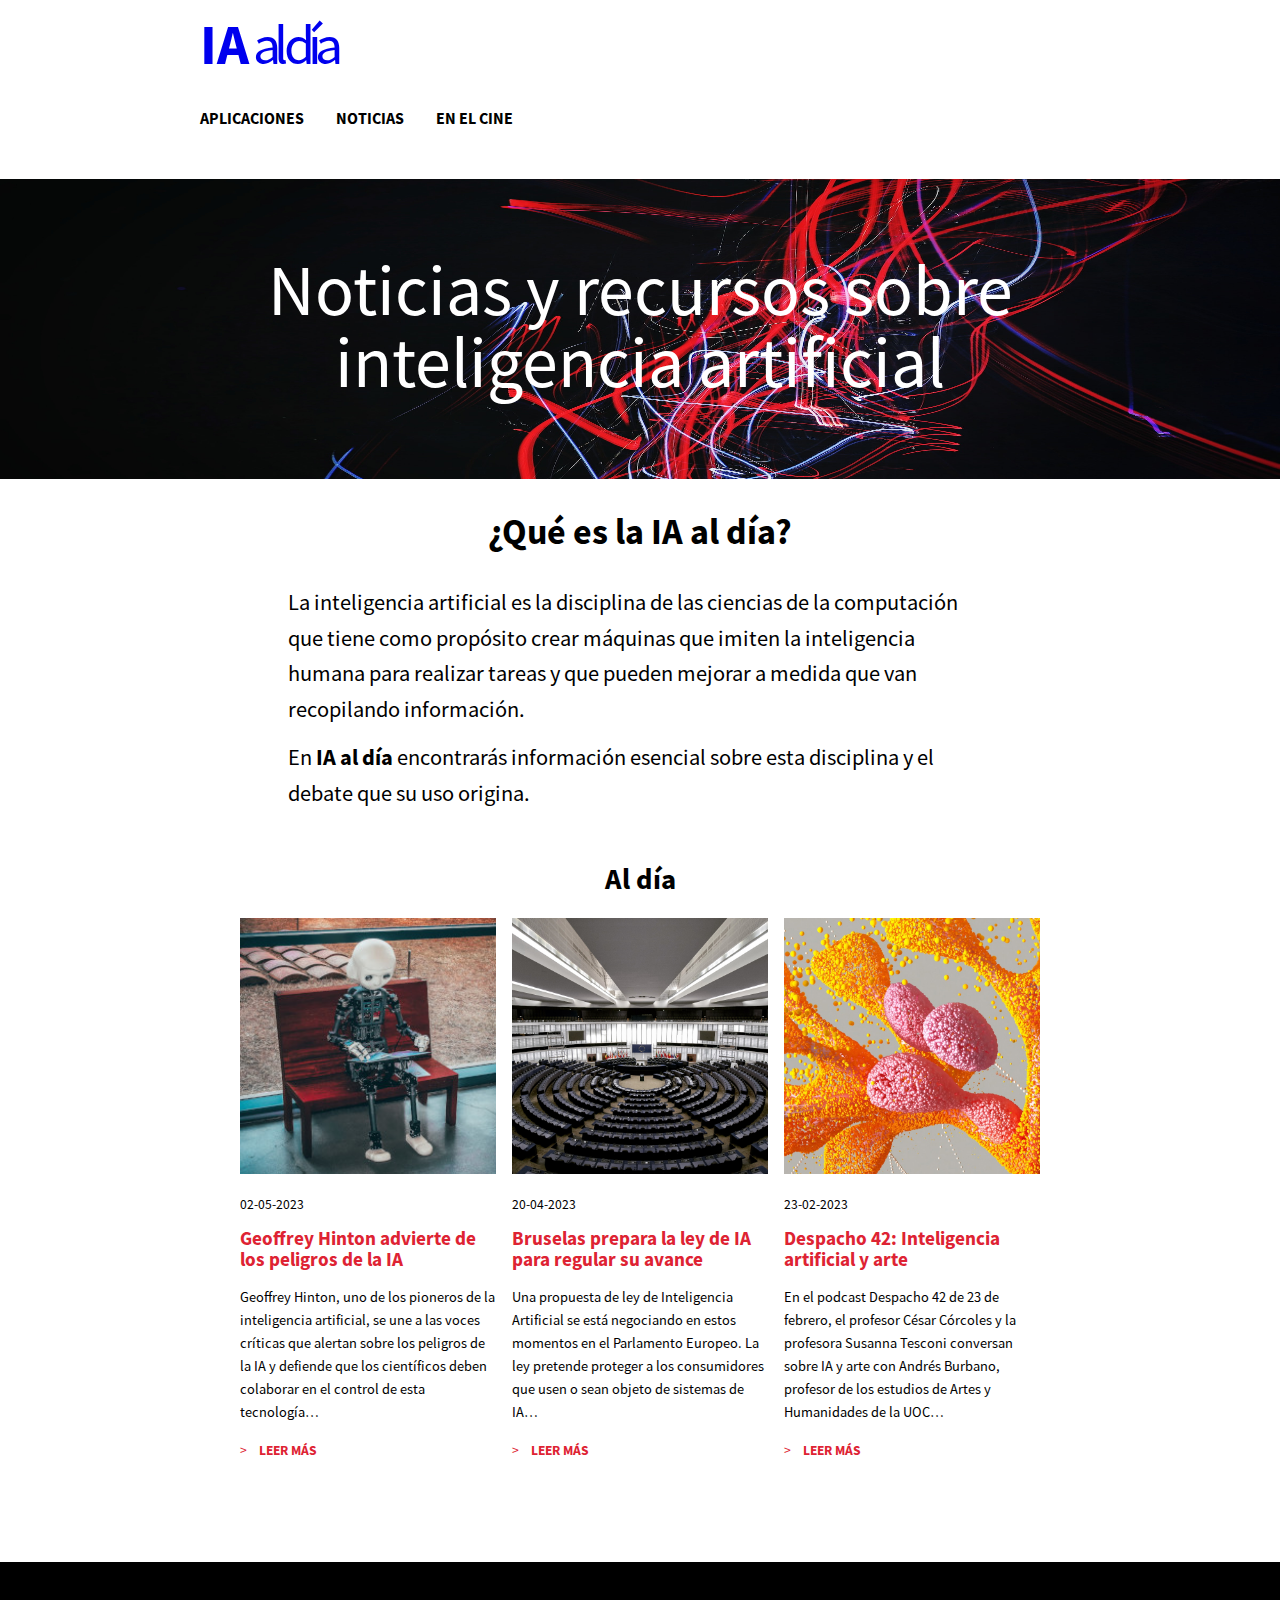
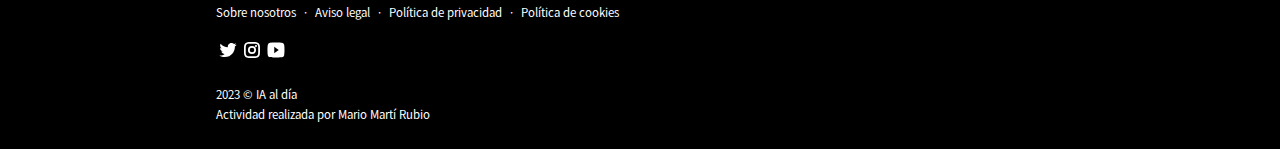
<file: index.html>
<!DOCTYPE html>
<html lang="es">
    <head>
        <meta charset="UTF-8">
        <meta name="viewport" content="width=device-width, initial-scale=1.0">
        <link rel="stylesheet" type="text/css" href="./css/estilos-index.css">
        <title>IA al día</title>
    </head>
    <body>
        <header>
            <a id="logo" href="index.html">
                <hgroup>
                    <h1>IA</h1>
                    <p>al día<p>
                </hgroup>
            </a>
            <nav>
                <ul>
                    <li><a href="aplicaciones.html">Aplicaciones</a></li>
                    <li><a href="#">Noticias</a></li>
                    <li><a href="en-el-cine.html">En el cine</a></li>
                </ul>
            </nav>
        </header>

        <main>
            <section id="presentacion">
                <h2>Noticias y recursos sobre inteligencia artificial</h2>
                <img src="img/bg-hero-home.jpg" alt="presentacion">
            </section>
            <section id="descripcion">
                <h2>¿Qué es la IA al día?</h2>
                <p>La inteligencia artificial es la disciplina de las ciencias de la computación que tiene como propósito crear máquinas que imiten la inteligencia humana para realizar tareas y que pueden mejorar a medida que van recopilando información.</p>
                <p>En <strong>IA al día</strong> encontrarás información esencial sobre esta disciplina y el debate que su uso origina.</p>
            </section>
            <section id="actualidad">
                <h3>Al día</h3>
                <article>
                    <img src="img/n-geoffrey-hinton-thumbnail.jpg" alt="geoffrey-hinton">
                    <div class="texto-articulo">
                        <small><time datetime="2023-05-02">02-05-2023</time></small>
                        <h4>Geoffrey Hinton advierte de los peligros de la IA</h4>
                        <p>Geoffrey Hinton, uno de los pioneros de la inteligencia artificial, se une a las voces críticas que alertan sobre los peligros de la IA y defiende que los científicos deben colaborar en el control de esta tecnología… </p>
                        <small><a href="#">Leer más</a></small>
                    </div>
                </article>
                <article>
                    <img src="img/n-ue-ia.jpg" alt="union-europea">
                    <div class="texto-articulo">
                        <small><time datetime="2023-04-20">20-04-2023</time></small>
                        <h4>Bruselas prepara la ley de IA para regular su avance</h4>
                        <p>Una propuesta de ley de Inteligencia Artificial se está negociando en estos momentos en el Parlamento Europeo. La ley pretende proteger a los consumidores que usen o sean objeto de sistemas de IA… </p>
                        <small><a href="#">Leer más</a></small>
                    </div>
                </article>
                <article>
                    <img src="img/n-despacho42.jpg" alt="despacho-42">
                    <div class="texto-articulo">
                        <small><time datetime="2023-02-23">23-02-2023</time></small>
                        <h4>Despacho 42: Inteligencia artificial y arte</h4>
                        <p>En el podcast Despacho 42 de 23 de febrero, el profesor César Córcoles y la profesora Susanna Tesconi conversan sobre IA y arte con Andrés Burbano, profesor de los estudios de Artes y Humanidades de la UOC…</p>
                        <small><a href="despacho-42.html">Leer más</a></small>
                    </div>
                </article>
            </section>
        </main>

        <footer>
            <div class="menus">
                <div class="menu-legal">
                    <ul>
                        <li><a href="#">Sobre nosotros</a></li>
                        <li><a href="#">Aviso legal</a></li>
                        <li><a href="#">Política de privacidad</a></li>
                        <li><a href="#">Política de cookies</a></li>
                    </ul>
                </div>
                <div class="menu-redes-sociales">
                    <ul>
                        <li><a href="#"><img src="img/twitter.svg" alt="Twitter"></a></li>
                        <li><a href="#"><img src="img/instagram.svg" alt="Instagram"></a></li>
                        <li><a href="#"><img src="img/youtube.svg" alt="YouTube"></a></li>
                    </ul>
                </div>
            </div>
            <p><time datetime="2023">2023</time> &copy; IA al día</p>
            <address>Actividad realizada por Mario Martí Rubio</address>
        </footer>
    </body>
</html>
</file>
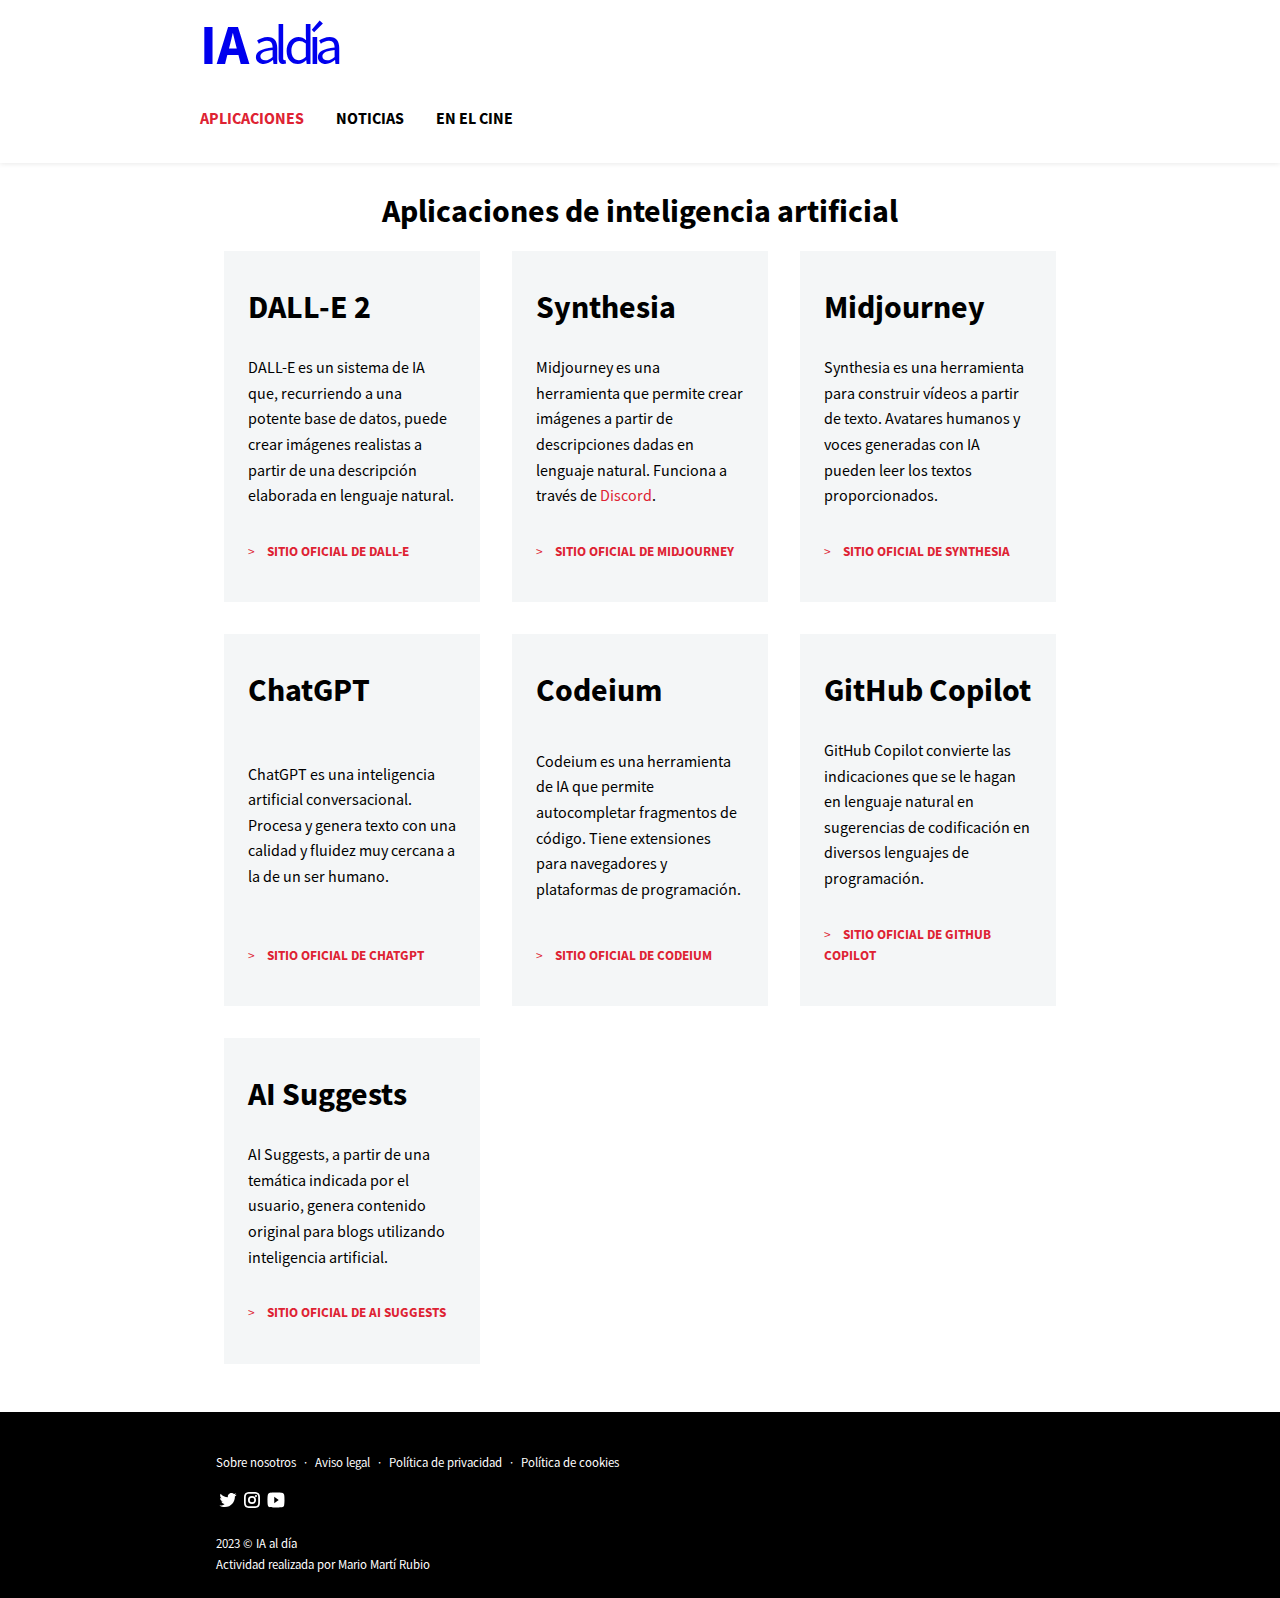
<file: aplicaciones.html>
<!DOCTYPE html>
<html lang="es">
    <head>
        <meta charset="UTF-8">
        <meta name="viewport" content="width=device-width, initial-scale=1.0">
        <link rel="stylesheet" type="text/css" href="./css/estilos-index.css">
        <link rel="stylesheet" type="text/css" href="./css/estilos-aplicaciones.css">
        <title>Aplicaciones IA</title>
    </head>
    <body>
        <header>
            <a id="logo" href="index.html">
                <hgroup>
                    <h1>IA</h1>
                    <p>al día<p>
                </hgroup>
            </a>
            <nav>
                <ul>
                    <li><a class="activo" href="aplicaciones.html">Aplicaciones</a></li>
                    <li><a href="#">Noticias</a></li>
                    <li><a href="en-el-cine.html">En el cine</a></li>
                </ul>
            </nav>
        </header>

        <main>
            <h2>Aplicaciones de inteligencia artificial</h2>
            <section id="apps">
                <div class="app">
                    <h2>DALL-E 2</h2>
                    <p>DALL-E es un sistema de IA que, recurriendo a una potente base de datos, puede crear imágenes realistas a partir de una descripción elaborada en lenguaje natural.</p>
                    <small><a href="https://openai.com/product/dall-e-2">Sitio oficial de DALL-E</a></small>
                </div>
                <div class="app">
                    <h2>Synthesia</h2>
                    <p>Midjourney es una herramienta que permite crear imágenes a partir de descripciones dadas en lenguaje natural. Funciona a través de <a href="https://discord.com">Discord</a>.</p>
                    <small><a href="https://www.midjourney.com/home/">Sitio oficial de Midjourney</a></small>
                </div>
                <div class="app">
                    <h2>Midjourney</h2>
                    <p>Synthesia es una herramienta para construir vídeos a partir de texto. Avatares humanos y voces generadas con IA pueden leer los textos proporcionados.</p>
                    <small><a href="https://www.synthesia.io/">Sitio oficial de Synthesia</a></small>
                </div>
                <div class="app">
                    <h2>ChatGPT</h2>
                    <p>ChatGPT es una inteligencia artificial conversacional. Procesa y genera texto con una calidad y fluidez muy cercana a la de un ser humano.</p>
                    <small><a href="https://chat.openai.com/">Sitio oficial de ChatGPT</a></small>
                </div>
                <div class="app">
                    <h2>Codeium</h2>
                    <p>Codeium es una herramienta de IA que permite autocompletar fragmentos de código. Tiene extensiones para navegadores y plataformas de programación.</p>
                    <small><a href="https://codeium.com/">Sitio oficial de Codeium</a></small>
                </div>
                <div class="app">
                    <h2>GitHub Copilot</h2>
                    <p>GitHub Copilot convierte las indicaciones que se le hagan en lenguaje natural en sugerencias de codificación en diversos lenguajes de programación.</p>
                    <small><a href="https://github.com/features/copilot">Sitio oficial de GitHub Copilot</a></small>
                </div>
                <div class="app">
                    <h2>AI Suggests</h2>
                    <p>AI Suggests, a partir de una temática indicada por el usuario, genera contenido original para blogs utilizando inteligencia artificial.</p>
                    <small><a href=" https://ai-suggests.com/">Sitio oficial de AI Suggests</a></small>
                </div>
            </section>           
        </main> 

        <footer>
            <div class="menus">
                <div class="menu-legal">
                    <ul>
                        <li><a href="#">Sobre nosotros</a></li>
                        <li><a href="#">Aviso legal</a></li>
                        <li><a href="#">Política de privacidad</a></li>
                        <li><a href="#">Política de cookies</a></li>
                    </ul>
                </div>
                <div class="menu-redes-sociales">
                    <ul>
                        <li><a href="#"><img src="img/twitter.svg" alt="Twitter"></a></li>
                        <li><a href="#"><img src="img/instagram.svg" alt="Instagram"></a></li>
                        <li><a href="#"><img src="img/youtube.svg" alt="YouTube"></a></li>
                    </ul>
                </div>
            </div>
            <p><time datetime="2023">2023</time> &copy; IA al día</p>
            <address>Actividad realizada por Mario Martí Rubio</address>
        </footer>
    </body>
</html>
</file>
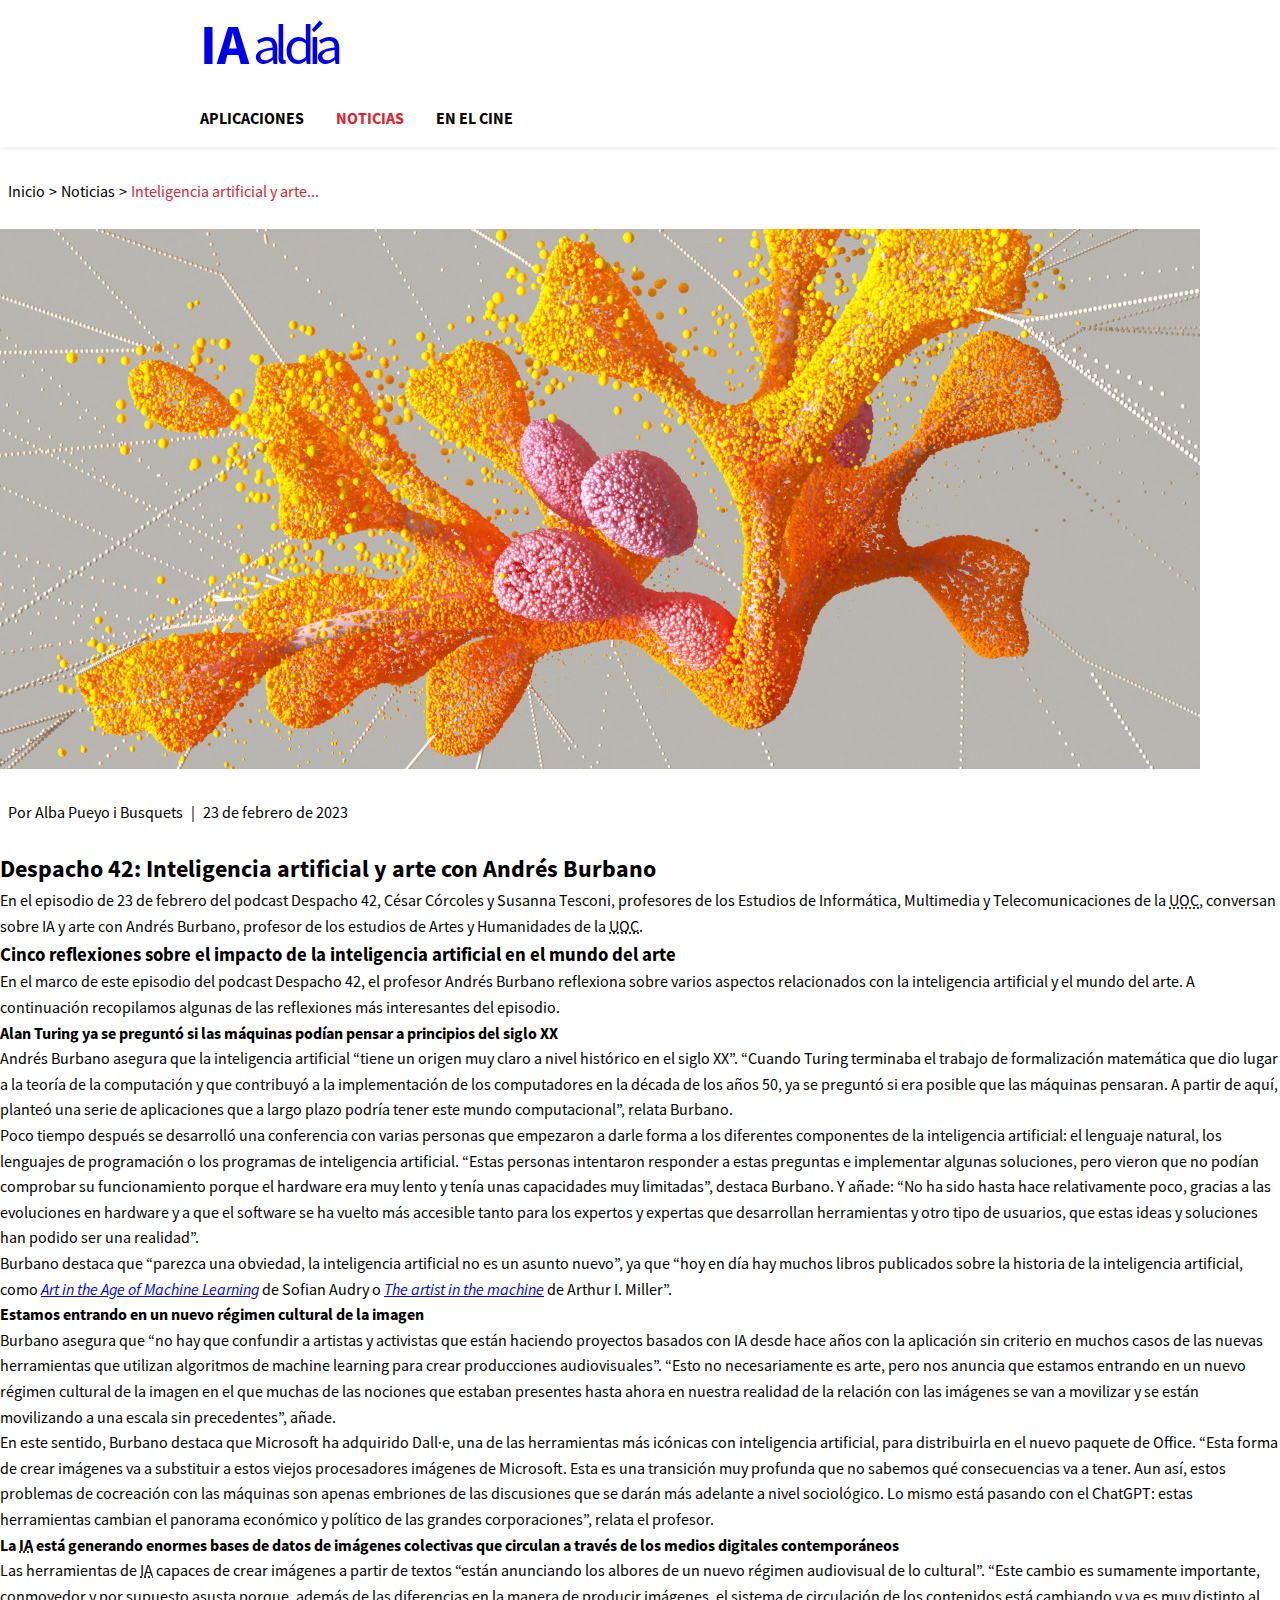
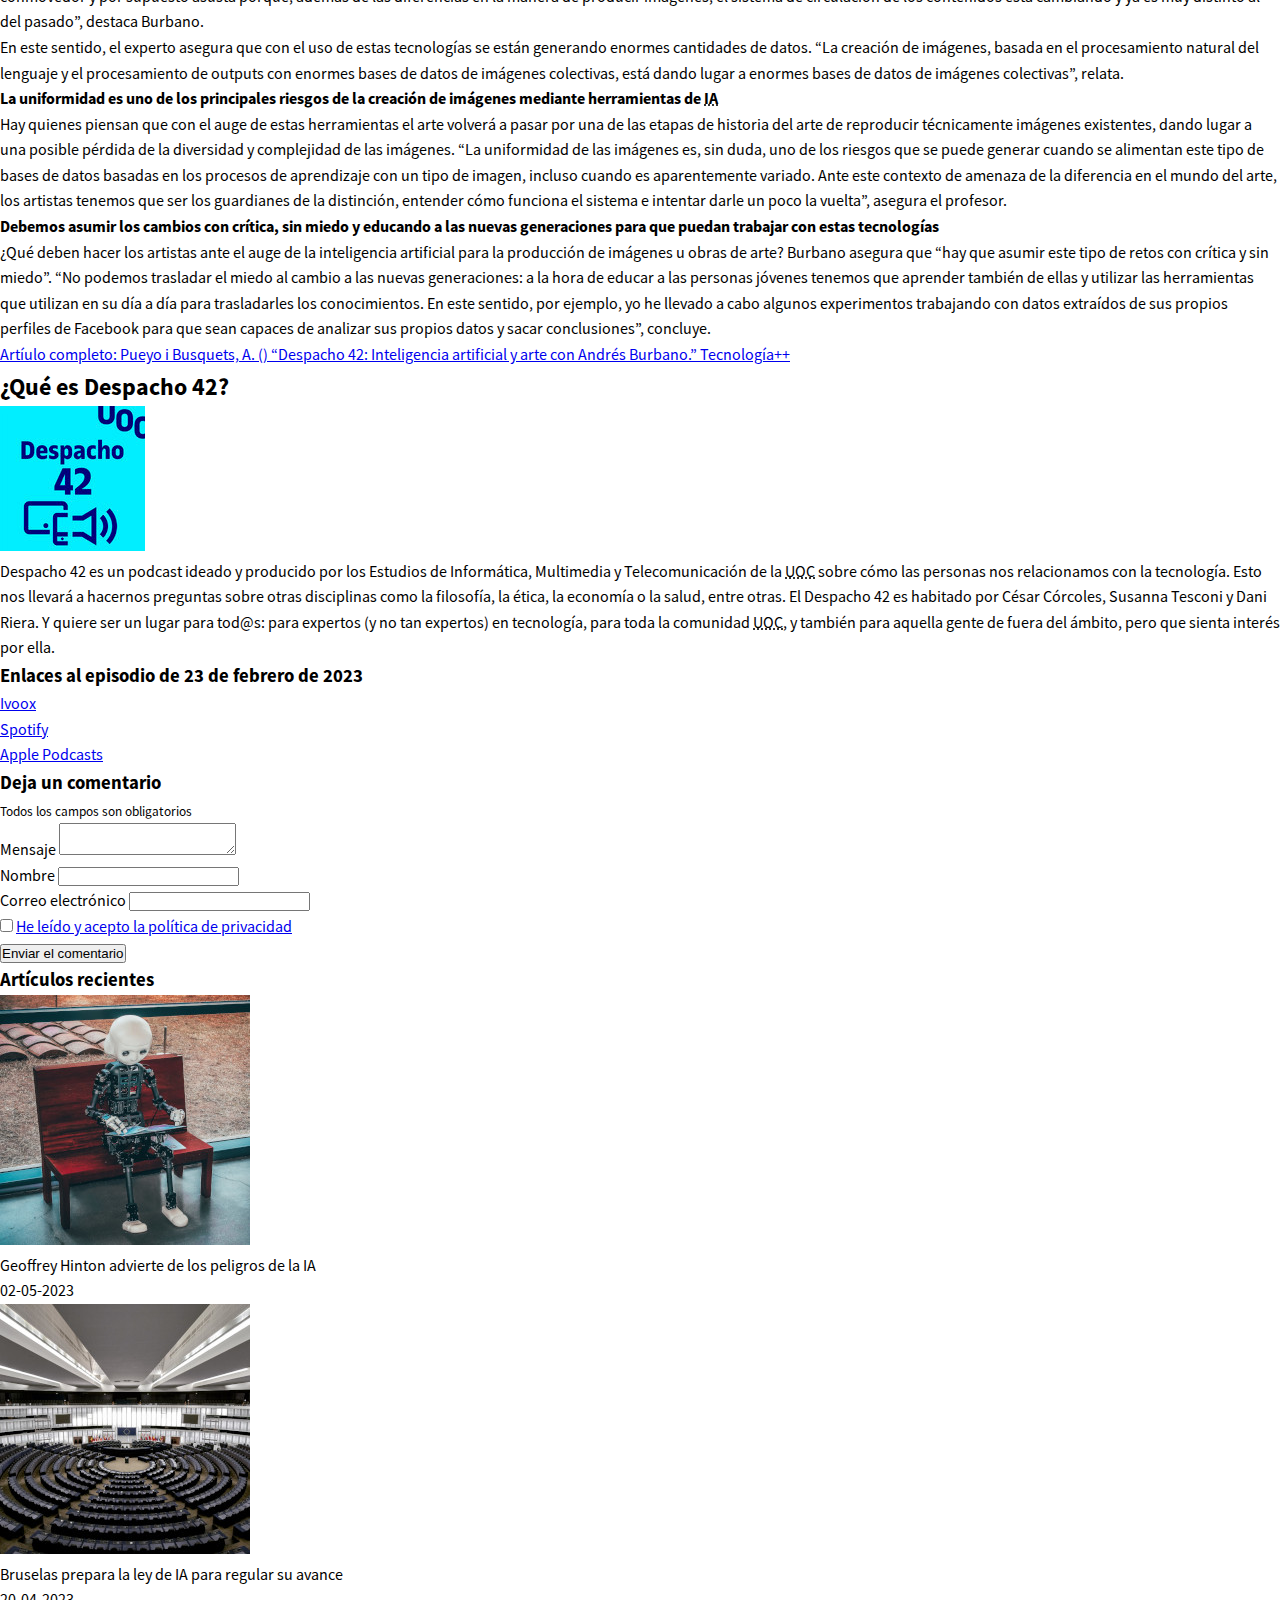
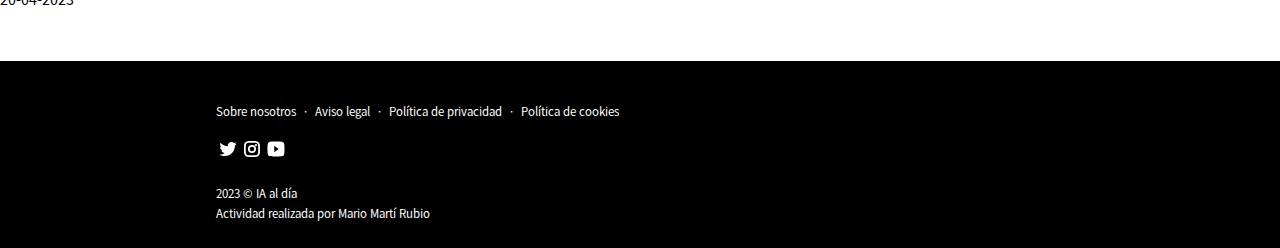
<file: despacho-42.html>
<!DOCTYPE html>
<html lang="es">
    <head>
        <meta charset="UTF-8">
        <meta name="viewport" content="width=device-width, initial-scale=1.0">
        <link rel="stylesheet" type="text/css" href="./css/estilos-despacho42.css">
        <title>IA en el arte</title>
    </head>
    <body>
        <header>
            <a id="logo" href="index.html">
                <hgroup>
                    <h1>IA</h1>
                    <p>al día<p>
                </hgroup>
            </a>
            <nav>
                <ul>
                    <li><a href="aplicaciones.html">Aplicaciones</a></li>
                    <li><a class="activo" href="#">Noticias</a></li>
                    <li><a href="en-el-cine.html">En el cine</a></li>
                </ul>
            </nav>
        </header>

        <main> 
            <header>
                <nav class="breadcrumb breadcrumb-inicio">
                    <ul>
                        <li><a href="index.html">Inicio</a></li>
                        <li><a href="#">Noticias</a></li>
                        <li class="activo">Inteligencia artificial y arte...</li>
                    </ul>
                </nav>
                <figure>
                    <img src="img/n-despacho42-post.jpg">
                    <figcaption class="breadcrumb breadcrumb-imagen">
                        <ul>
                            <li>Por Alba Pueyo i Busquets</li>
                            <li><time datetime="2020-02-23">23 de febrero de 2023</time></li>
                        </ul>
                    </figcaption>
                </figure>
            </header>
            <section class="contenido">
                <h2>Despacho 42: Inteligencia artificial y arte con Andrés Burbano</h2>
                <p>En el episodio de 23 de febrero del podcast Despacho 42, César Córcoles y Susanna Tesconi, profesores de los Estudios
                    de Informática, Multimedia y Telecomunicaciones de la <abbr title="Universitat Oberta de Catalunya" lang="ca">UOC</abbr>, conversan sobre IA y arte con Andrés Burbano, profesor
                    de los estudios de Artes y Humanidades de la <abbr title="Universitat Oberta de Catalunya" lang="ca">UOC</abbr>.
                </p>
                <h3>Cinco reflexiones sobre el impacto de la inteligencia artificial en el mundo del arte</h3>
                <p>En el marco de este episodio del podcast Despacho 42, el profesor Andrés Burbano reflexiona sobre varios aspectos
                    relacionados con la inteligencia artificial y el mundo del arte. A continuación recopilamos algunas de las reflexiones
                    más interesantes del episodio.
                </p>
                <ol>
                    <li>
                        <h4>Alan Turing ya se preguntó si las máquinas podían pensar a principios del siglo XX</h4>
                        <p>Andrés Burbano asegura que la inteligencia artificial <q>tiene un origen muy claro a nivel histórico en el siglo XX</q>.
                            <q>Cuando Turing terminaba el trabajo de formalización matemática que dio lugar a la teoría de la computación y que
                            contribuyó a la implementación de los computadores en la década de los años 50, ya se preguntó si era posible que las
                            máquinas pensaran. A partir de aquí, planteó una serie de aplicaciones que a largo plazo podría tener este mundo
                            computacional</q>, relata Burbano.
                        </p>
                        <p>Poco tiempo después se desarrolló una conferencia con varias personas que empezaron a darle forma a los diferentes
                            componentes de la inteligencia artificial: el lenguaje natural, los lenguajes de programación o los programas de
                            inteligencia artificial. <q>Estas personas intentaron responder a estas preguntas e implementar algunas soluciones, pero
                            vieron que no podían comprobar su funcionamiento porque el hardware era muy lento y tenía unas capacidades muy
                            limitadas</q>, destaca Burbano. Y añade: <q>No ha sido hasta hace relativamente poco, gracias a las evoluciones en hardware
                            y a que el software se ha vuelto más accesible tanto para los expertos y expertas que desarrollan herramientas y otro tipo
                            de usuarios, que estas ideas y soluciones han podido ser una realidad</q>.
                        </p>
                        <p>Burbano destaca que <q>parezca una obviedad, la inteligencia artificial no es un asunto nuevo</q>, ya que <q>hoy en día
                            hay muchos libros publicados sobre la historia de la inteligencia artificial, como <cite lang="en"><a href="https://mitpress.mit.edu/9780262046183/art-in-the-age-of-machine-learning/">Art in the Age of Machine Learning</a></cite> de
                            Sofian Audry o <cite lang="en"><a href="https://www.artistinthemachine.net/">The artist in the machine</a></cite> de Arthur I. Miller</q>.
                        </p>
                    </li>
                    <li>
                        <h4>Estamos entrando en un nuevo régimen cultural de la imagen</h4>
                        <p>Burbano asegura que <q>no hay que confundir a artistas y activistas que están haciendo proyectos basados con IA desde
                            hace años con la aplicación sin criterio en muchos casos de las nuevas herramientas que utilizan algoritmos de machine
                            learning para crear producciones audiovisuales</q>. <q>Esto no necesariamente es arte, pero nos anuncia que estamos
                            entrando en un nuevo régimen cultural de la imagen en el que muchas de las nociones que estaban presentes hasta ahora
                            en nuestra realidad de la relación con las imágenes se van a movilizar y se están movilizando a una escala sin
                            precedentes</q>, añade.
                        </p>
                        <p>En este sentido, Burbano destaca que Microsoft ha adquirido Dall·e, una de las herramientas más icónicas con
                            inteligencia artificial, para distribuirla en el nuevo paquete de Office. <q>Esta forma de crear imágenes va a substituir a
                            estos viejos procesadores imágenes de Microsoft. Esta es una transición muy profunda que no sabemos qué
                            consecuencias va a tener. Aun así, estos problemas de cocreación con las máquinas son apenas embriones de las
                            discusiones que se darán más adelante a nivel sociológico. Lo mismo está pasando con el ChatGPT: estas herramientas
                            cambian el panorama económico y político de las grandes corporaciones</q>, relata el profesor.
                        </p>
                    </li>
                    <li>
                        <h4>La <abbr title="Inteligencia artificial">IA</abbr> está generando enormes bases de datos de imágenes colectivas que circulan a través de los medios digitales contemporáneos</h4>
                        <p>Las herramientas de <abbr title="Inteligencia artificial">IA</abbr> capaces de crear imágenes a partir de textos <q>están anunciando los albores de un nuevo régimen
                            audiovisual de lo cultural</q>. <q>Este cambio es sumamente importante, conmovedor y por supuesto asusta porque, además de las diferencias en la manera de producir imágenes, el sistema de circulación de los contenidos está cambiando y ya es
                            muy distinto al del pasado</q>, destaca Burbano.
                        </p>
                        <p>En este sentido, el experto asegura que con el uso de estas tecnologías se están generando enormes cantidades de datos.
                            <q>La creación de imágenes, basada en el procesamiento natural del lenguaje y el procesamiento de outputs con enormes
                            bases de datos de imágenes colectivas, está dando lugar a enormes bases de datos de imágenes colectivas</q>, relata.
                        </p>
                    </li>
                    <li>
                        <h4>La uniformidad es uno de los principales riesgos de la creación de imágenes mediante herramientas de <abbr title="Inteligencia artificial">IA</abbr></h4>
                        <p>Hay quienes piensan que con el auge de estas herramientas el arte volverá a pasar por una de las etapas de historia del
                            arte de reproducir técnicamente imágenes existentes, dando lugar a una posible pérdida de la diversidad y complejidad
                            de las imágenes. <q>La uniformidad de las imágenes es, sin duda, uno de los riesgos que se puede generar cuando se
                            alimentan este tipo de bases de datos basadas en los procesos de aprendizaje con un tipo de imagen, incluso cuando es
                            aparentemente variado. Ante este contexto de amenaza de la diferencia en el mundo del arte, los artistas tenemos que ser
                            los guardianes de la distinción, entender cómo funciona el sistema e intentar darle un poco la vuelta</q>, asegura el
                            profesor.
                        </p>
                    </li>
                    <li>
                        <h4>Debemos asumir los cambios con crítica, sin miedo y educando a las nuevas generaciones para que puedan trabajar con estas tecnologías</h4>
                        <p>¿Qué deben hacer los artistas ante el auge de la inteligencia artificial para la producción de imágenes u obras de arte?
                            Burbano asegura que <q>hay que asumir este tipo de retos con crítica y sin miedo</q>. <q>No podemos trasladar el miedo al
                            cambio a las nuevas generaciones: a la hora de educar a las personas jóvenes tenemos que aprender también de ellas y
                            utilizar las herramientas que utilizan en su día a día para trasladarles los conocimientos. En este sentido, por ejemplo, yo
                            he llevado a cabo algunos experimentos trabajando con datos extraídos de sus propios perfiles de Facebook para que
                            sean capaces de analizar sus propios datos y sacar conclusiones</q>, concluye.
                        </p>
                    </li>
                </ol>
                <p><a href="https://blogs.uoc.edu/informatica/despacho-42-inteligencia-artificial-y-arte/">
                    Artíulo completo: Pueyo i Busquets, A.
                    (<time datetime="2023-02-23"></time>)
                    <q>Despacho 42: Inteligencia artificial y arte con Andrés Burbano.</q>
                    Tecnología++
                </a></p>
            </section>
            <section class="despacho42">
                <h2>¿Qué es Despacho 42?</h2>
                <img src="img/isologo-despacho42.jpg" alt="despacho-42-logo">
                <p>Despacho 42 es un podcast ideado y producido por los Estudios de Informática, Multimedia y Telecomunicación de la
                    <abbr title="Universitat Oberta de Catalunya" lang="ca">UOC</abbr> sobre cómo las personas nos relacionamos con la tecnología. Esto nos llevará a hacernos preguntas sobre otras
                    disciplinas como la filosofía, la ética, la economía o la salud, entre otras. El Despacho 42 es habitado por César
                    Córcoles, Susanna Tesconi y Dani Riera. Y quiere ser un lugar para tod@s: para expertos (y no tan expertos) en
                    tecnología, para toda la comunidad <abbr title="Universitat Oberta de Catalunya" lang="ca">UOC</abbr>, y también para aquella gente de fuera del ámbito, pero que sienta interés por
                    ella.
                </p>
                <div class="enlaces-despacho42">
                    <h3>Enlaces al episodio de <time datetime="2023-02-23">23 de febrero de 2023</time></h3>
                    <ul>
                        <li><a href="https://go.ivoox.com/rf/103575056?utm_source=embed_audio_new&utm_medium=share&utm_campaign=new_embeds">Ivoox</a></li>
                        <li><a href="https://open.spotify.com/episode/5a7qHBmOFktjCaqlAKgEz1?si=aa986f248ee14acb">Spotify</a></li>
                        <li><a href=" https://podcasts.apple.com/us/podcast/despacho-42-tecnolog%C3%ADa-y-arte-con-andr%C3%A9s-burbano/id1499615619?i=1000601274966">Apple Podcasts</a></li>
                    </ul>
                </div>
            </section>
            <section class="comentario">
                <h3>Deja un comentario</h3>
                <small>Todos los campos son obligatorios</small>
                <form action="#" method="post">
                    <div class="campo-formulario">
                        <label for="mensaje">Mensaje</label>
                        <textarea id="mensaje" name="mensaje" required></textarea>
                    </div>
                    <div class="campo-formulario">
                        <label for="nombre">Nombre</label>
                        <input type="text" id="nombre" name="nombre" required>
                    </div>
                    <div class="campo-formulario">
                        <label for="correo">Correo electrónico</label>
                        <input type="email" id="correo" name="correo" required>
                    </div>
                    <div class="checkbox-formulario">
                        <input type="checkbox" id="privacidad" name="privacidad" required>
                        <label for="privacidad"><a href="#">He leído y acepto la política de privacidad</a></label>
                    </div>
                    <button type="submit">Enviar el comentario</button>
                </form>
            </section>
        </main> 

        <aside>
            <h3>Artículos recientes</h3>
            <div class="articulos-recientes">
                <div class="articulo">
                    <img src="img/n-geoffrey-hinton-thumbnail.jpg" alt="geoffrey-hinton">
                    <p>Geoffrey Hinton advierte de los peligros de la IA</p>
                    <p><time datetime="2023-05-02">02-05-2023</time></p>
                </div>
                <div class="articulo">
                    <img src="img/n-ue-ia-thumbnail.jpg" alt="union-europea-ia">
                    <p>Bruselas prepara la ley de IA para regular su avance</p>
                    <p><time datetime="2023-04-20">20-04-2023</time></p>
                </div>
            </div>
        </aside>

        <footer>
            <div class="menus">
                <div class="menu-legal">
                    <ul>
                        <li><a href="#">Sobre nosotros</a></li>
                        <li><a href="#">Aviso legal</a></li>
                        <li><a href="#">Política de privacidad</a></li>
                        <li><a href="#">Política de cookies</a></li>
                    </ul>
                </div>
                <div class="menu-redes-sociales">
                    <ul>
                        <li><a href="#"><img src="img/twitter.svg" alt="Twitter"></a></li>
                        <li><a href="#"><img src="img/instagram.svg" alt="Instagram"></a></li>
                        <li><a href="#"><img src="img/youtube.svg" alt="YouTube"></a></li>
                    </ul>
                </div>
            </div>
            <p><time datetime="2023">2023</time> &copy; IA al día</p>
            <address>Actividad realizada por Mario Martí Rubio</address>
        </footer>
    </body>
</html>
</file>
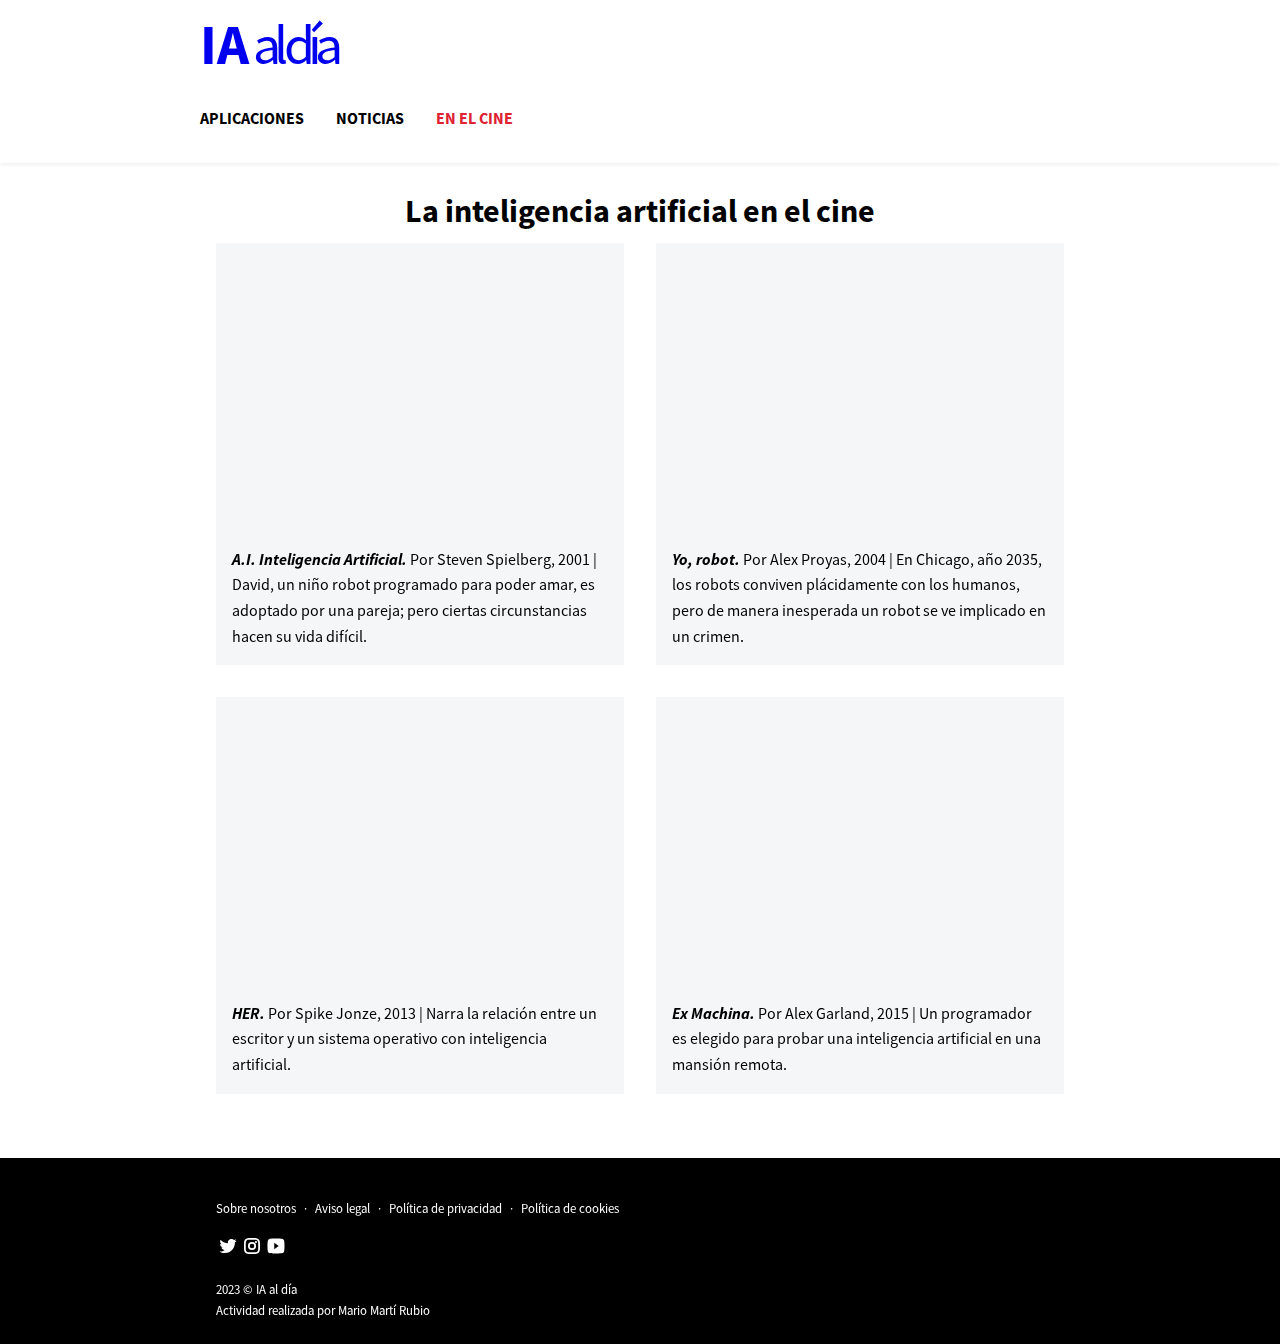
<file: en-el-cine.html>
<!DOCTYPE html>
<html lang="es">
    <head>
        <meta charset="UTF-8">
        <meta name="viewport" content="width=device-width, initial-scale=1.0">
        <link rel="stylesheet" type="text/css" href="./css/estilos-index.css">
        <link rel="stylesheet" type="text/css" href="./css/estilos-en-el-cine.css">
        <title>IA en el cine</title>
    </head>
    <body>
        <header>
            <a id="logo" href="index.html">
                <hgroup>
                    <h1>IA</h1>
                    <p>al día<p>
                </hgroup>
            </a>
            <nav>
                <ul>
                    <li><a href="aplicaciones.html">Aplicaciones</a></li>
                    <li><a href="#">Noticias</a></li>
                    <li><a class="activo" href="en-el-cine.html">En el cine</a></li>
                </ul>
            </nav>
        </header>

        <main> 
            <h2>La inteligencia artificial en el cine</h2>
            <div class="en-el-cine">
                <figure class="pelicula">
                    <iframe src="https://www.youtube.com/embed/_19pRsZRiz4"
                        title="A.I. Artificial Intelligence"
                        allowfullscreen>
                    </iframe>
                    <figcaption>
                        <cite>A.I. Inteligencia Artificial.</cite> 
                        Por Steven Spielberg, 
                        <time datetime="2001">2001</time> 
                        | David, un niño robot programado para poder amar, es adoptado por una pareja; pero ciertas circunstancias hacen su vida difícil.
                    </figcaption>
                </figure>
                <figure class="pelicula">
                    <iframe src="https://youtube.com/embed/xR3TT0nSORc" 
                        title="Yo, robot" 
                        allowfullscreen>
                    </iframe>
                    <figcaption>
                        <cite>Yo, robot.</cite> 
                        Por Alex Proyas, 
                        <time datetime="2004">2004</time> 
                        | En Chicago, año 2035, los robots conviven plácidamente con los humanos, pero de manera inesperada un robot se ve implicado en un crimen.
                    </figcaption>
                </figure>
                <figure class="pelicula">
                    <iframe src="https://youtube.com/embed/UVMcpZ42BkA" 
                        title="HER" 
                        allowfullscreen>
                    </iframe>
                    <figcaption>
                        <cite>HER.</cite> 
                        Por Spike Jonze,  
                        <time datetime="2013">2013</time> 
                        | Narra la relación entre un escritor y un sistema operativo con inteligencia artificial.
                    </figcaption>
                </figure>
                <figure class="pelicula">
                    <iframe src="https://youtube.com/embed/sNExF5WYMaA" 
                        title="HER" 
                        allowfullscreen>
                    </iframe>
                    <figcaption>
                        <cite>Ex Machina.</cite> 
                        Por Alex Garland,  
                        <time datetime="2015">2015</time> 
                        | Un programador es elegido para probar una inteligencia artificial en una mansión remota.
                    </figcaption>
                </figure>
            </div>
        </main> 

        <footer>
            <div class="menus">
                <div class="menu-legal">
                    <ul>
                        <li><a href="#">Sobre nosotros</a></li>
                        <li><a href="#">Aviso legal</a></li>
                        <li><a href="#">Política de privacidad</a></li>
                        <li><a href="#">Política de cookies</a></li>
                    </ul>
                </div>
                <div class="menu-redes-sociales">
                    <ul>
                        <li><a href="#"><img src="img/twitter.svg" alt="Twitter"></a></li>
                        <li><a href="#"><img src="img/instagram.svg" alt="Instagram"></a></li>
                        <li><a href="#"><img src="img/youtube.svg" alt="YouTube"></a></li>
                    </ul>
                </div>
            </div>
            <p><time datetime="2023">2023</time> &copy; IA al día</p>
            <address>Actividad realizada por Mario Martí Rubio</address>
        </footer>
    </body>
</html>
</file>
<file: css/estilos-index.css>
@font-face {
  font-family: 'Source Sans Pro';
  src: url('/source-sans-pro/SourceSansPro-Regular.otf') format('truetype');
  font-weight: 400;
  font-style: normal;
}

@font-face {
  font-family: 'Source Sans Pro';
  src: url('/source-sans-pro/SourceSansPro-It.otf') format('truetype');
  font-weight: 400;
  font-style: italic;
}

@font-face {
  font-family: 'Source Sans Pro';
  src: url('/source-sans-pro/SourceSansPro-Bold.otf') format('truetype');
  font-weight: 700;
  font-style: normal;
}

@font-face {
  font-family: 'Source Sans Pro';
  src: url('/source-sans-pro/SourceSansPro-BoldIt.otf') format('truetype');
  font-weight: 700;
  font-style: italic;
}

* {
    margin: 0;
    padding: 0;
}

body {
    font-family: 'Source Sans Pro', sans-serif;
    font-size: 1rem;
    line-height: 1.6;
    color: #000000;
    background-color: #ffff;
}

header {
    display: flex;
    flex-direction: column;
    align-items: center;
    gap: 1rem;
    margin-bottom: 2rem;
}

hgroup {
    display: flex;
    gap:0.25rem;
    align-items: center;
}

#logo h1 {
    font-size: 3.5rem;
} 

#logo p {
    font-size: 3.5rem;
    font-weight: 300;
    letter-spacing: -0.45rem;
}

#logo:hover{
    color: rgba(0, 0, 0, 0.5);
}

nav ul {
    display: flex;
    flex-direction: column;
    gap: 0.5rem;
    list-style: none;
    text-align: center;
}

header>a:visited{
    color: #000000;
}

header>a:active{
    color: #000000;
}

header>a {
    text-decoration: none;
}

nav a {
    color: rgb(0, 0, 0);
    text-decoration: none;
    text-transform: uppercase;
    font-weight: 600;
}

nav a:hover, .activo{
    color: rgb(222, 35, 51);
}

#presentacion {
    position: relative;
    width: 100%;
}

#presentacion img {
    width: 100%;
    height: auto;
    display: block;
}

#presentacion h2 {
    position: absolute;
    font-size: 1.5rem;
    text-align: center;
    color: #FFFFFF; 
    font-weight: 200;
    top: 30%;
    margin: 0 2rem;
}

#descripcion {
    margin: 1rem;
}

#descripcion h2 {
    font-size: 2.25rem;
    margin: 1.5rem 0;
    text-align: center;
}

#descripcion p {
    margin-bottom: 0.75rem;
}

#actualidad h3 {
    font-size: 1.8rem;
    margin-top: 2rem;
    text-align: center;
}

#actualidad article {
    display: flex;
    flex-direction: column;
    align-items: center;
    gap: 0.5rem;
    margin-bottom: 2rem;
    padding: 0 2.5rem;    

}

article div {
    display: flex;
    flex-direction: column;
    width: 100%;
}

article img {
    width: 100%;
    height: auto;
}

article * {
    margin-bottom: 0.75rem;
}


.texto-articulo small{
    font-size: 0.85rem;
    margin-bottom: .5rem;
    
}

.texto-articulo p {
    font-size: 0.9rem;
    margin-bottom: 1rem;
}

.texto-articulo h4 {
    font-size: 1.2rem;
    line-height: 1.1;
    margin: 0.25rem 0;
    color: rgb(222, 35, 51);
    margin-bottom: 1rem;
}
div a {
  color: rgb(222, 35, 51);
  text-decoration: none;
}

small>a {
    text-transform: uppercase;
    font-weight: 700;
}

small>a::before {
    content: ">";
    margin-right: .75rem;
    font-weight: 400;
}

.texto-articulo a:hover, small>a:hover {
  color: rgb(0, 0, 0);
}

footer {
    margin-top: 3rem;
    font-size: 0.8rem;
    color: #FFFFFF;
    background-color: #000000;
    padding: 1.5rem 1rem;
    text-align: center;
}

.menus {
    display: flex;
    flex-direction: column;
    gap: 1rem;
    margin: 1rem 0;
}

footer ul {
    list-style: none;
    padding: 0;
    display: flex;
    justify-content: center;
}

.menu-legal ul{
    flex-direction: column;
}

footer a {
    color: rgb(255, 255, 255);
    text-decoration: none;
}

footer a:hover {
    color: rgb(222, 35, 51);
}

footer img {
    width: 1.5rem;
    height: 1.5rem;
}

footer a:hover img {
    opacity: 0.7;
}

address {
    font-style: normal;
}

/*Dispositivos medianos -> tablets*/
@media (min-width: 600px) {
    #presentacion h2 {
        font-size: 3rem;
        top: 25%;
        margin: 0 2rem;
    }

    #presentacion img {
        height: 250px;
    }

    #descripcion p {
        font-size: 1.15rem;
    }

    #actualidad {
        display: grid;
        grid-template-columns: repeat(3, 1fr);
        grid-template-rows: auto auto;
        gap: 1rem;
        margin-bottom: 2rem;
        margin: 1rem;
    }

    #actualidad article {
        padding: 0;
    }

    #actualidad h3 {
        grid-column: 1 / 4;
    }

    #descripcion, #actualidad {
        margin: 0 2.5rem;
    }
}

/*Dispositivos grandes -> ordenadores*/
@media (min-width: 1024px) {
    header, #actualidad, footer>*, #apps, .en-el-cine{
        padding: 0 12.5rem;
    }

    #descripcion {
        margin: 0 18rem;
    }

    header {
        align-items: flex-start;
    }

    nav ul {
        flex-direction: row;
        gap: 2rem;
        margin-bottom: 1rem;
    }

    #presentacion img {
        height: 300px;
    }

    #presentacion h2 {
        font-size: 4.5rem;
        line-height: 1;
        top: 25%;
        margin: 0 13.5rem;
    }

    #descripcion p {
        font-size: 1.4rem;
    }

    footer {
        text-align: left;
    }
    .menus {
        align-items: flex-start;
    }

    .menu-legal ul{
        flex-direction: row;
    }

    .menu-legal li:not(:last-child)::after {
        content: "·";
        margin: 0 .5rem;
    }

}
</file>
<file: css/estilos-aplicaciones.css>
header {
    border-bottom: #F4F6F7;
    padding-bottom: 1rem;
    box-shadow: 0 0.15rem 0.3rem rgba(0,0,0,0.08);
}

h2 {
    font-size: 2rem;
    margin: 1.5rem 0;
    line-height: 1;
    text-align: center;
}

#apps {
    display: flex;
    flex-direction: column;
    margin: 1.5rem;
    gap:2rem;
}

.app {
    background-color: #F4F6F7;
    padding: 1.5rem;
    display: flex;
    flex-direction: column;
    justify-content: space-between;
    align-items: flex-start;
}

.app>* {
    margin: 1rem 0;
}

@media (min-width:600px) {
    #apps{
        display: grid;
        grid-template-columns: 1fr 1fr;
    }
}

@media (min-width: 1240px){
    #apps{
        display: grid;
        grid-template-columns: repeat(3, 1fr);
    }
}
</file>
<file: css/estilos-despacho42.css>
@font-face {
  font-family: 'Source Sans Pro';
  src: url('/source-sans-pro/SourceSansPro-Regular.otf') format('truetype');
  font-weight: 400;
  font-style: normal;
}

@font-face {
  font-family: 'Source Sans Pro';
  src: url('/source-sans-pro/SourceSansPro-It.otf') format('truetype');
  font-weight: 400;
  font-style: italic;
}

@font-face {
  font-family: 'Source Sans Pro';
  src: url('/source-sans-pro/SourceSansPro-Bold.otf') format('truetype');
  font-weight: 700;
  font-style: normal;
}

@font-face {
  font-family: 'Source Sans Pro';
  src: url('/source-sans-pro/SourceSansPro-BoldIt.otf') format('truetype');
  font-weight: 700;
  font-style: italic;
}

* {
    margin: 0;
    padding: 0;
}

body {
    font-family: 'Source Sans Pro', sans-serif;
    font-size: 1rem;
    line-height: 1.6;
    color: #000000;
    background-color: #ffff;
}

body>header {
    display: flex;
    flex-direction: column;
    align-items: center;
    gap: 1rem;
    margin-bottom: 2rem;
    box-shadow: 0 0.15rem 0.3rem rgba(0,0,0,0.08);

}

hgroup {
    display: flex;
    gap:0.25rem;
    align-items: center;
}

#logo h1 {
    font-size: 3.5rem;
} 

#logo p {
    font-size: 3.5rem;
    font-weight: 300;
    letter-spacing: -0.45rem;
}

#logo:hover{
    color: rgba(0, 0, 0, 0.5);
}

body>header>nav ul {
    display: flex;
    flex-direction: column;
    gap: 0.5rem;
    list-style: none;
    text-align: center;
}

body>header>a:visited{
    color: #000000;
}

body>header>a {
    text-decoration: none;
}

body>header>nav a {
    color: rgb(0, 0, 0);
    text-decoration: none;
    text-transform: uppercase;
    font-weight: 600;
}

body>header>nav a:hover, .activo{
    color: rgb(222, 35, 51);
}


.breadcrumb {
    padding: 0 0.5rem;
}

.breadcrumb ul {
    display: flex;
    flex-wrap: wrap;
    list-style: none;
    margin: 1.5rem 0;
    padding: 0;
    align-items: end;
}

.breadcrumb ul a {
    text-decoration: none;
    color: #000000;
    
}

.breadcrumb-inicio li:not(:last-child)::after {
    display: inline-block;
    margin: 0 0.25rem;
    content: ">";
}

.breadcrumb-imagen li:not(:last-child)::after {
    display: inline-block;
    margin: 0 0.5rem;
    content: "|";
}



footer {
    margin-top: 3rem;
    font-size: 0.8rem;
    color: #FFFFFF;
    background-color: #000000;
    padding: 1.5rem 1rem;
    text-align: center;
}

.menus {
    display: flex;
    flex-direction: column;
    gap: 1rem;
    margin: 1rem 0;
}

footer ul {
    list-style: none;
    padding: 0;
    display: flex;
    justify-content: center;
}

.menu-legal ul{
    flex-direction: column;
}

footer a {
    color: rgb(255, 255, 255);
    text-decoration: none;
}

footer a:hover {
    color: rgb(222, 35, 51);
}

footer img {
    width: 1.5rem;
    height: 1.5rem;
}

footer a:hover img {
    opacity: 0.7;
}

address {
    font-style: normal;
}

/*Dispositivos medianos -> tablets*/
@media (min-width: 600px) {
}

/*Dispositivos grandes -> ordenadores*/
@media (min-width: 1024px) {
    body>header, footer>*{
        padding: 0 12.5rem;
    }

    body>header {
        align-items: flex-start;
    }

    body>header>nav ul {
        flex-direction: row;
        gap: 2rem;
        margin-bottom: 1rem;
    }

    footer {
        text-align: left;
    }
    .menus {
        align-items: flex-start;
    }

    .menu-legal ul{
        flex-direction: row;
    }

    .menu-legal li:not(:last-child)::after {
        content: "·";
        margin: 0 .5rem;
    }

}
</file>
<file: css/estilos-en-el-cine.css>
header {
    border-bottom: #F4F6F7;
    padding-bottom: 1rem;
    box-shadow: 0 0.15rem 0.3rem rgba(0,0,0,0.08);
}

h2 {
    font-size: 2rem;
    line-height: 1;
    text-align: center;
    margin: 0 1.5rem;
}

.en-el-cine {
    display: flex;
    flex-direction: column;
}

iframe {
    width: 100%;
    height: 200px;
    border: none;
}

.pelicula {
    background-color: #F4F6F7;
    margin: 1rem;
}

cite {
    font-weight: bold;
    font-style: italic;
}

figcaption {
    padding: 1rem;
}

@media (min-width: 600px) {
    iframe{
        height: 400px;
    }
}

@media (min-width: 1024px) {
    .en-el-cine {
        display: grid;
        grid-template-columns: repeat(auto-fit, minmax(420px, 1fr));
    }

    iframe {
        height: 280px;
    }
}
</file>
